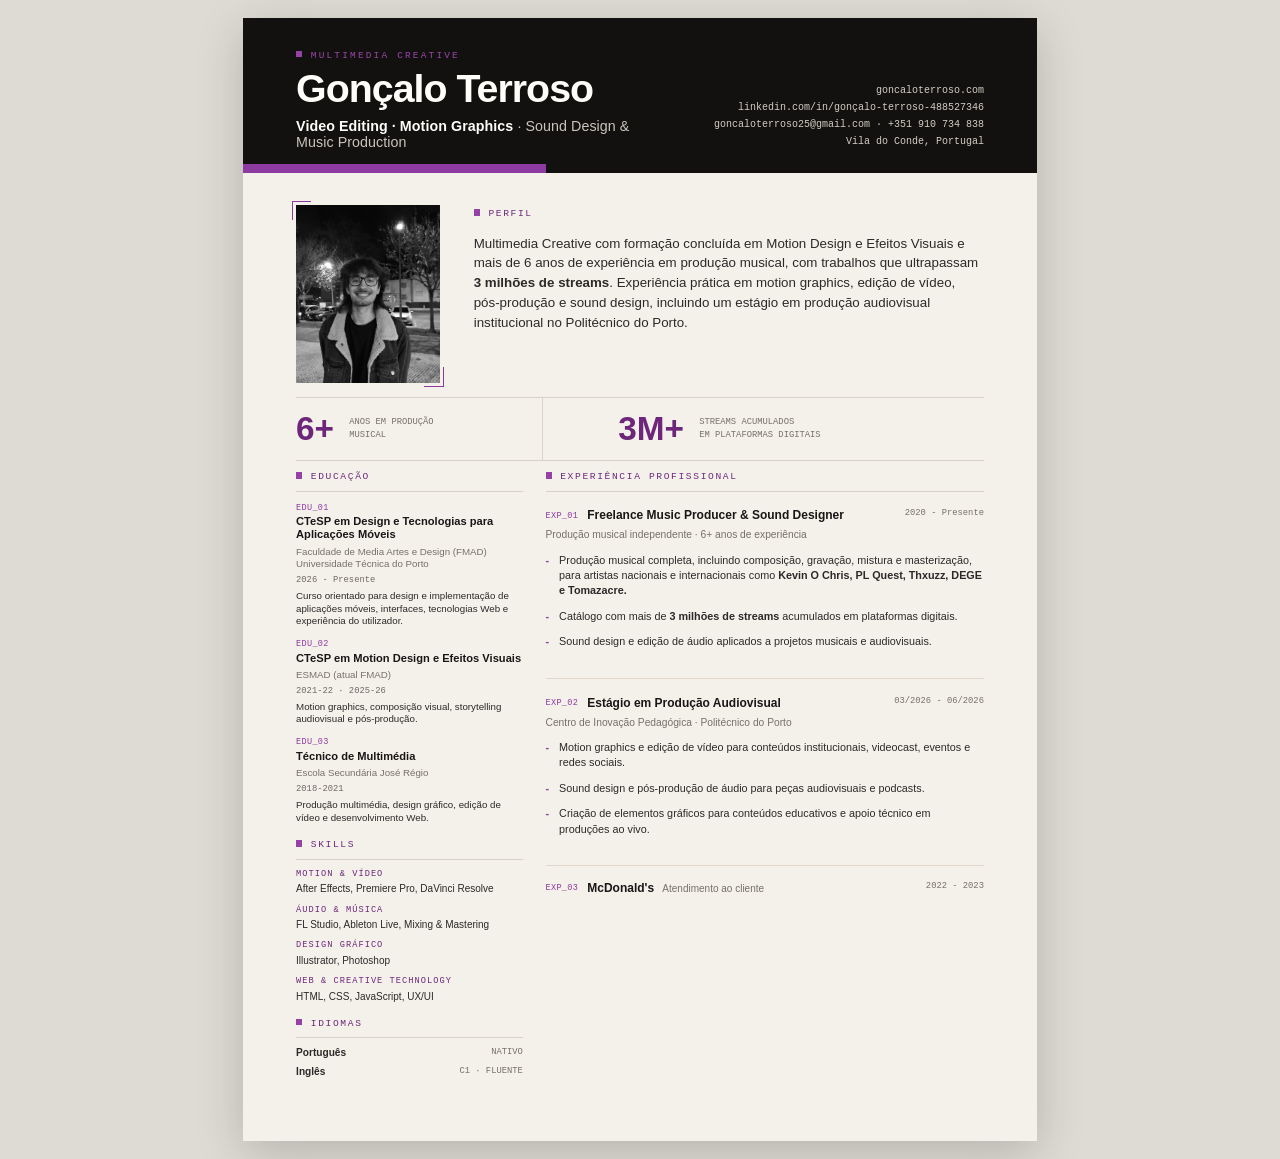
<file: assets/cv/source/index.html>
<!doctype html>
<html lang="pt">
<head>
  <meta charset="utf-8">
  <meta name="viewport" content="width=device-width, initial-scale=1">
  <title>Gonçalo Terroso - CV</title>
  <link rel="stylesheet" href="cv.css">
</head>
<body>
  <main class="page">
    <header class="masthead">
      <div class="identity">
        <p class="kicker"><span></span>MULTIMEDIA CREATIVE</p>
        <h1>Gonçalo Terroso</h1>
        <p class="headline"><strong>Video Editing · Motion Graphics</strong> · Sound Design &amp;<br>Music Production</p>
      </div>
      <address class="contact">
        <a href="https://goncaloterroso.com">goncaloterroso.com</a>
        <a href="https://www.linkedin.com/in/gon%C3%A7alo-terroso-488527346">linkedin.com/in/gonçalo-terroso-488527346</a>
        <span><a href="mailto:goncaloterroso25@gmail.com">goncaloterroso25@gmail.com</a> · <a href="tel:+351910734838">+351 910 734 838</a></span>
        <span>Vila do Conde, Portugal</span>
      </address>
      <span class="accent-rule" aria-hidden="true"></span>
    </header>

    <section class="content">
      <div class="profile-row">
        <figure class="portrait-frame">
          <img src="../../images/profile/sou-eu.jpeg" alt="Retrato de Gonçalo Terroso">
        </figure>
        <div class="profile-copy">
          <h2 class="section-title"><span></span>PERFIL</h2>
          <p>Multimedia Creative com formação concluída em Motion Design e Efeitos Visuais e mais de 6 anos de experiência em produção musical, com trabalhos que ultrapassam <strong>3 milhões de streams</strong>. Experiência prática em motion graphics, edição de vídeo, pós-produção e sound design, incluindo um estágio em produção audiovisual institucional no Politécnico do Porto.</p>
        </div>
      </div>

      <div class="stats" aria-label="Destaques profissionais">
        <div class="stat"><strong>6+</strong><span>ANOS EM PRODUÇÃO<br>MUSICAL</span></div>
        <div class="stat"><strong>3M+</strong><span>STREAMS ACUMULADOS<br>EM PLATAFORMAS DIGITAIS</span></div>
      </div>

      <div class="columns">
        <aside class="sidebar">
          <section>
            <h2 class="section-title rule"><span></span>EDUCAÇÃO</h2>

            <article class="education-item">
              <p class="code">EDU_01</p>
              <h3>CTeSP em Design e Tecnologias para Aplicações Móveis</h3>
              <p class="muted">Faculdade de Media Artes e Design (FMAD)<br>Universidade Técnica do Porto</p>
              <p class="dates">2026 - Presente</p>
              <p>Curso orientado para design e implementação de aplicações móveis, interfaces, tecnologias Web e experiência do utilizador.</p>
            </article>

            <article class="education-item">
              <p class="code">EDU_02</p>
              <h3>CTeSP em Motion Design e Efeitos Visuais</h3>
              <p class="muted">ESMAD (atual FMAD)</p>
              <p class="dates">2021-22 · 2025-26</p>
              <p>Motion graphics, composição visual, storytelling audiovisual e pós-produção.</p>
            </article>

            <article class="education-item compact">
              <p class="code">EDU_03</p>
              <h3>Técnico de Multimédia</h3>
              <p class="muted">Escola Secundária José Régio</p>
              <p class="dates">2018-2021</p>
              <p>Produção multimédia, design gráfico, edição de vídeo e desenvolvimento Web.</p>
            </article>
          </section>

          <section class="skills">
            <h2 class="section-title rule"><span></span>SKILLS</h2>
            <div><h4>MOTION &amp; VÍDEO</h4><p>After Effects, Premiere Pro, DaVinci Resolve</p></div>
            <div><h4>ÁUDIO &amp; MÚSICA</h4><p>FL Studio, Ableton Live, Mixing &amp; Mastering</p></div>
            <div><h4>DESIGN GRÁFICO</h4><p>Illustrator, Photoshop</p></div>
            <div><h4>WEB &amp; CREATIVE TECHNOLOGY</h4><p>HTML, CSS, JavaScript, UX/UI</p></div>
          </section>

          <section class="languages">
            <h2 class="section-title rule"><span></span>IDIOMAS</h2>
            <p><strong>Português</strong><span>NATIVO</span></p>
            <p><strong>Inglês</strong><span>C1 · FLUENTE</span></p>
          </section>
        </aside>

        <section class="experience">
          <h2 class="section-title rule"><span></span>EXPERIÊNCIA PROFISSIONAL</h2>

          <article class="experience-item">
            <div class="experience-head">
              <p><span class="code">EXP_01</span> <strong>Freelance Music Producer &amp; Sound Designer</strong></p>
              <time>2020 - Presente</time>
            </div>
            <p class="muted">Produção musical independente · 6+ anos de experiência</p>
            <ul>
              <li>Produção musical completa, incluindo composição, gravação, mistura e masterização, para artistas nacionais e internacionais como <strong>Kevin O Chris, PL Quest, Thxuzz, DEGE e Tomazacre.</strong></li>
              <li>Catálogo com mais de <strong>3 milhões de streams</strong> acumulados em plataformas digitais.</li>
              <li>Sound design e edição de áudio aplicados a projetos musicais e audiovisuais.</li>
            </ul>
          </article>

          <article class="experience-item">
            <div class="experience-head">
              <p><span class="code">EXP_02</span> <strong>Estágio em Produção Audiovisual</strong></p>
              <time>03/2026 - 06/2026</time>
            </div>
            <p class="muted">Centro de Inovação Pedagógica · Politécnico do Porto</p>
            <ul>
              <li>Motion graphics e edição de vídeo para conteúdos institucionais, videocast, eventos e redes sociais.</li>
              <li>Sound design e pós-produção de áudio para peças audiovisuais e podcasts.</li>
              <li>Criação de elementos gráficos para conteúdos educativos e apoio técnico em produções ao vivo.</li>
            </ul>
          </article>

          <article class="experience-item short">
            <div class="experience-head">
              <p><span class="code">EXP_03</span> <strong>McDonald's</strong> <span class="muted inline">Atendimento ao cliente</span></p>
              <time>2022 - 2023</time>
            </div>
          </article>
        </section>
      </div>
    </section>
  </main>
</body>
</html>
</file>
<file: assets/cv/source/cv.css>
@page{ size:A4; margin:0; }
*{ box-sizing:border-box; }
html,body{ margin:0; padding:0; background:#dedbd4; color:#2c2927; }
body{ font-family:Arial, Helvetica, sans-serif; -webkit-print-color-adjust:exact; print-color-adjust:exact; }
.page{ width:210mm; height:297mm; overflow:hidden; margin:0 auto; background:#f4f1eb; }
.masthead{
  position:relative; height:41mm; padding:7.1mm 14mm 5.8mm; color:#f5f1eb; background:#12110f;
  display:flex; align-items:flex-end; justify-content:space-between;
}
.identity{ min-width:0; }
.kicker{ margin:0 0 2.7mm; color:#9b46aa; font:500 7.1pt/1 Consolas, monospace; letter-spacing:.23em; }
.kicker span,.section-title span{ display:inline-block; width:1.7mm; height:1.7mm; margin-right:2.2mm; background:#9442a5; vertical-align:.1mm; }
h1{ margin:0; color:#fffdfa; font-size:29.5pt; line-height:.95; letter-spacing:-.025em; font-weight:800; }
.headline{ margin:3mm 0 0; color:#cbc4bd; font-size:10.7pt; line-height:1.12; letter-spacing:.005em; }
.headline strong{ color:#fffdfa; }
.contact{ margin:0 0 .2mm; padding:0; text-align:right; font:400 7.5pt/1.72 Consolas, monospace; color:#d4cdc5; font-style:normal; white-space:nowrap; }
.contact a{ color:inherit; text-decoration:none; }
.contact span,.contact a{ display:block; }
.contact span a{ display:inline; }
.accent-rule{ position:absolute; left:0; bottom:0; width:80mm; height:2.4mm; background:#8e3ba1; }

.content{ padding:8.5mm 14mm 8mm; }
.profile-row{ display:grid; grid-template-columns:40mm 1fr; gap:7mm; align-items:start; }
.portrait-frame{ position:relative; width:38mm; height:47mm; margin:0; }
.portrait-frame::before,.portrait-frame::after{ content:""; position:absolute; width:5mm; height:5mm; z-index:2; }
.portrait-frame::before{ left:-1.2mm; top:-1.2mm; border-left:.35mm solid #8d389f; border-top:.35mm solid #8d389f; }
.portrait-frame::after{ right:-1.2mm; bottom:-1.2mm; border-right:.35mm solid #8d389f; border-bottom:.35mm solid #8d389f; }
.portrait-frame img{ width:100%; height:100%; display:block; object-fit:cover; object-position:50% 52%; filter:grayscale(1) contrast(1.04); }
.profile-copy{ padding-top:1.1mm; }
.section-title{ margin:0; color:#6e287b; font:500 7.2pt/1.1 Consolas, monospace; letter-spacing:.17em; }
.profile-copy p{ margin:3.7mm 0 0; font-size:10pt; line-height:1.48; }
.stats{ height:17mm; margin-top:3.7mm; border-top:.3mm solid #d9d1c5; border-bottom:.3mm solid #d9d1c5; display:grid; grid-template-columns:1fr 1.8fr; }
.stat{ display:flex; align-items:center; gap:4mm; }
.stat + .stat{ border-left:.3mm solid #ddd5c9; padding-left:20mm; }
.stat strong{ color:#6d267a; font-size:25pt; line-height:1; }
.stat span{ color:#777069; font:400 6.6pt/1.45 Consolas, monospace; }

.columns{ display:grid; grid-template-columns:60mm 1fr; gap:6mm; margin-top:3mm; }
.sidebar{ padding-right:0; }
.rule{ padding-bottom:2.2mm; border-bottom:.3mm solid #d9d1c5; }
.education-item{ margin-top:3.1mm; }
.education-item + .education-item{ margin-top:3.3mm; }
.code{ margin:0 0 .8mm; color:#8e399e; font:500 6.4pt/1 Consolas, monospace; letter-spacing:.04em; }
h3{ margin:0; font-size:8.35pt; line-height:1.16; font-weight:750; color:#191716; }
.education-item p:not(.code){ margin:1.15mm 0 0; font-size:7.3pt; line-height:1.28; }
.muted{ color:#777069; }
.dates{ color:#6f6963; font:400 6.6pt/1.25 Consolas, monospace !important; }
.skills{ margin-top:4.2mm; }
.skills > div{ margin-top:2.6mm; }
.skills h4{ margin:0; color:#6d267a; font:500 6.5pt/1.1 Consolas, monospace; letter-spacing:.12em; }
.skills p{ margin:1mm 0 0; font-size:7.5pt; line-height:1.28; }
.languages{ margin-top:4mm; }
.languages > p{ display:flex; justify-content:space-between; margin:2.2mm 0 0; font-size:7.6pt; }
.languages > p span{ color:#777069; font:400 6.6pt/1.2 Consolas, monospace; }

.experience{ padding-left:0; }
.experience-item{ padding:4.5mm 0 4.8mm; border-bottom:.3mm solid #e0d8cd; }
.experience-item:first-of-type{ padding-top:4.3mm; }
.experience-head{ display:grid; grid-template-columns:1fr auto; gap:4mm; align-items:start; }
.experience-head p{ margin:0; color:#191716; font-size:9pt; line-height:1.22; }
.experience-head .code{ display:inline-block; margin:0 1.5mm 0 0; vertical-align:.4mm; font-size:6.4pt; font-weight:500; }
.experience-head time{ color:#777069; font:400 6.6pt/1.35 Consolas, monospace; white-space:nowrap; }
.experience-item > .muted{ margin:1.7mm 0 0; font-size:7.7pt; }
.experience-item ul{ list-style:none; margin:3.2mm 0 0; padding:0; }
.experience-item li{ position:relative; margin:0 0 2.7mm; padding-left:3.6mm; font-size:8.1pt; line-height:1.42; }
.experience-item li::before{ content:"-"; position:absolute; left:0; color:#963fa6; font-weight:700; }
.experience-item.short{ padding:3.8mm 0; border-bottom:0; }
.muted.inline{ margin-left:1.3mm; font-size:7.5pt; font-weight:400; }

@media screen{
  body{ padding:18px; }
  .page{ box-shadow:0 12px 45px rgba(0,0,0,.18); }
}
@media print{
  body{ background:transparent; }
  .page{ margin:0; }
}
</file>
